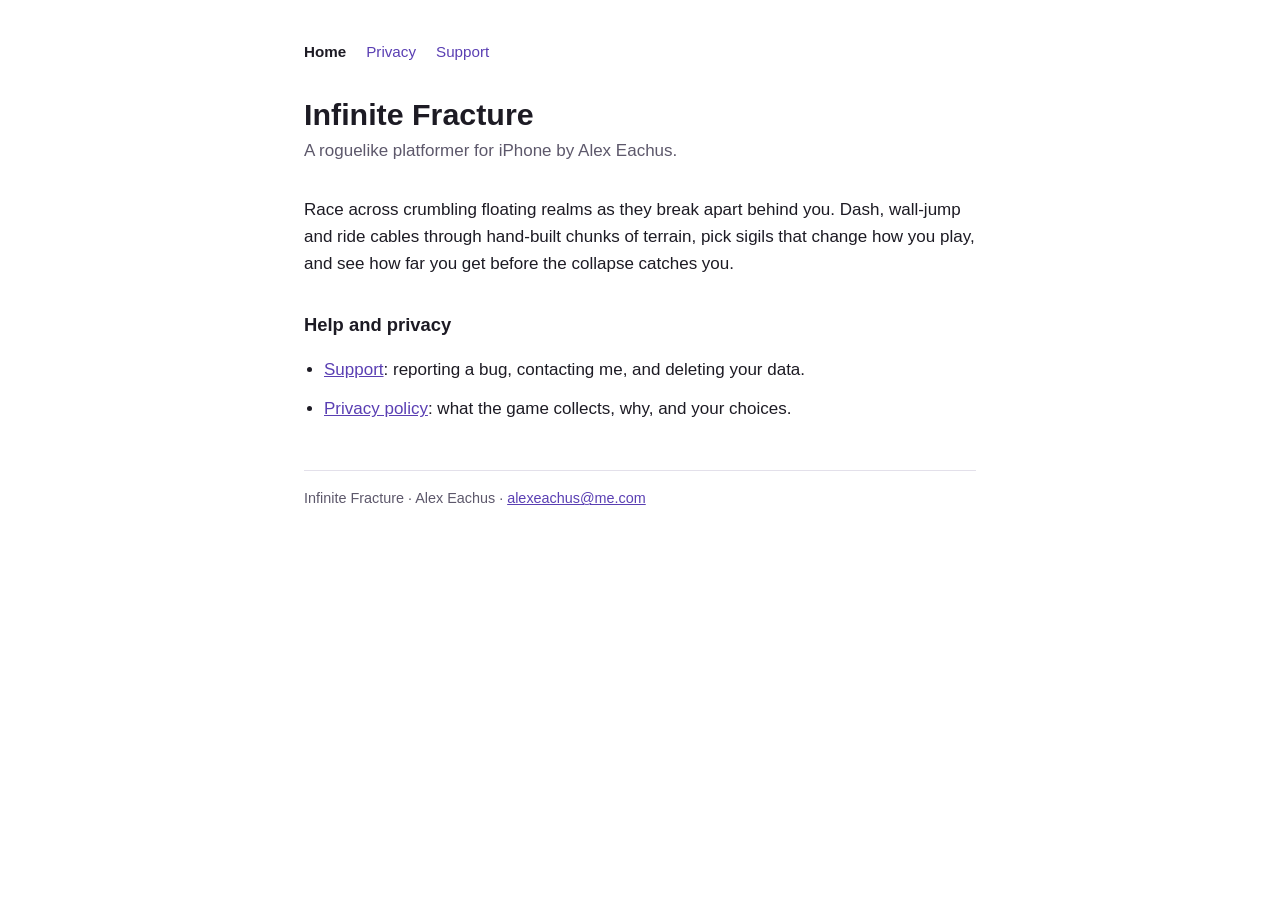
<file: index.html>
<!doctype html>
<html lang="en">
<head>
<meta charset="utf-8">
<meta name="viewport" content="width=device-width, initial-scale=1">
<title>Infinite Fracture</title>
<link rel="stylesheet" href="style.css">
</head>
<body>
<nav><a href="./" aria-current="page">Home</a><a href="privacy/">Privacy</a><a href="support/">Support</a></nav>
<h1>Infinite Fracture</h1>
<p class="meta">A roguelike platformer for iPhone by Alex Eachus.</p>
<p>Race across crumbling floating realms as they break apart behind you. Dash, wall-jump and ride
cables through hand-built chunks of terrain, pick sigils that change how you play, and see how far
you get before the collapse catches you.</p>
<h2>Help and privacy</h2>
<ul>
<li><a href="support/">Support</a>: reporting a bug, contacting me, and deleting your data.</li>
<li><a href="privacy/">Privacy policy</a>: what the game collects, why, and your choices.</li>
</ul>
<footer>Infinite Fracture &middot; Alex Eachus &middot; <a href="mailto:alexeachus@me.com">alexeachus@me.com</a></footer>
</body>
</html>
</file>
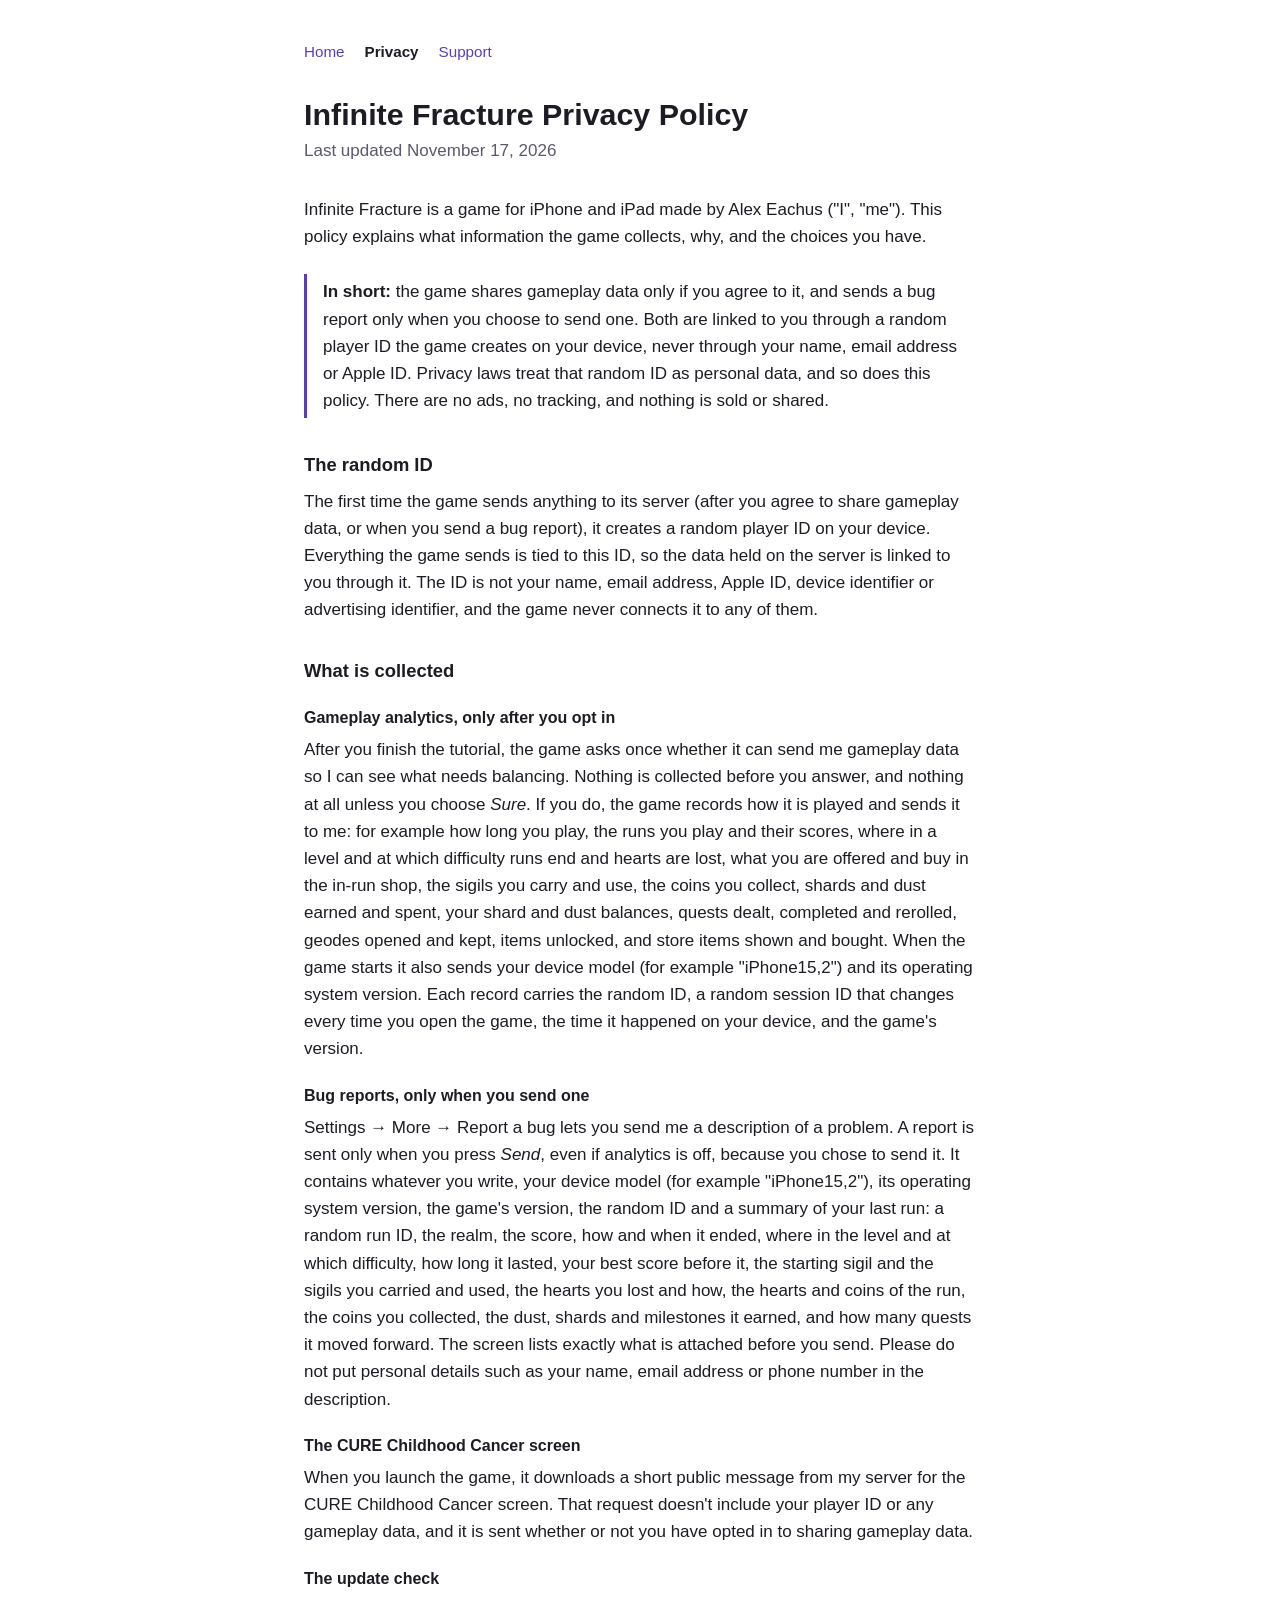
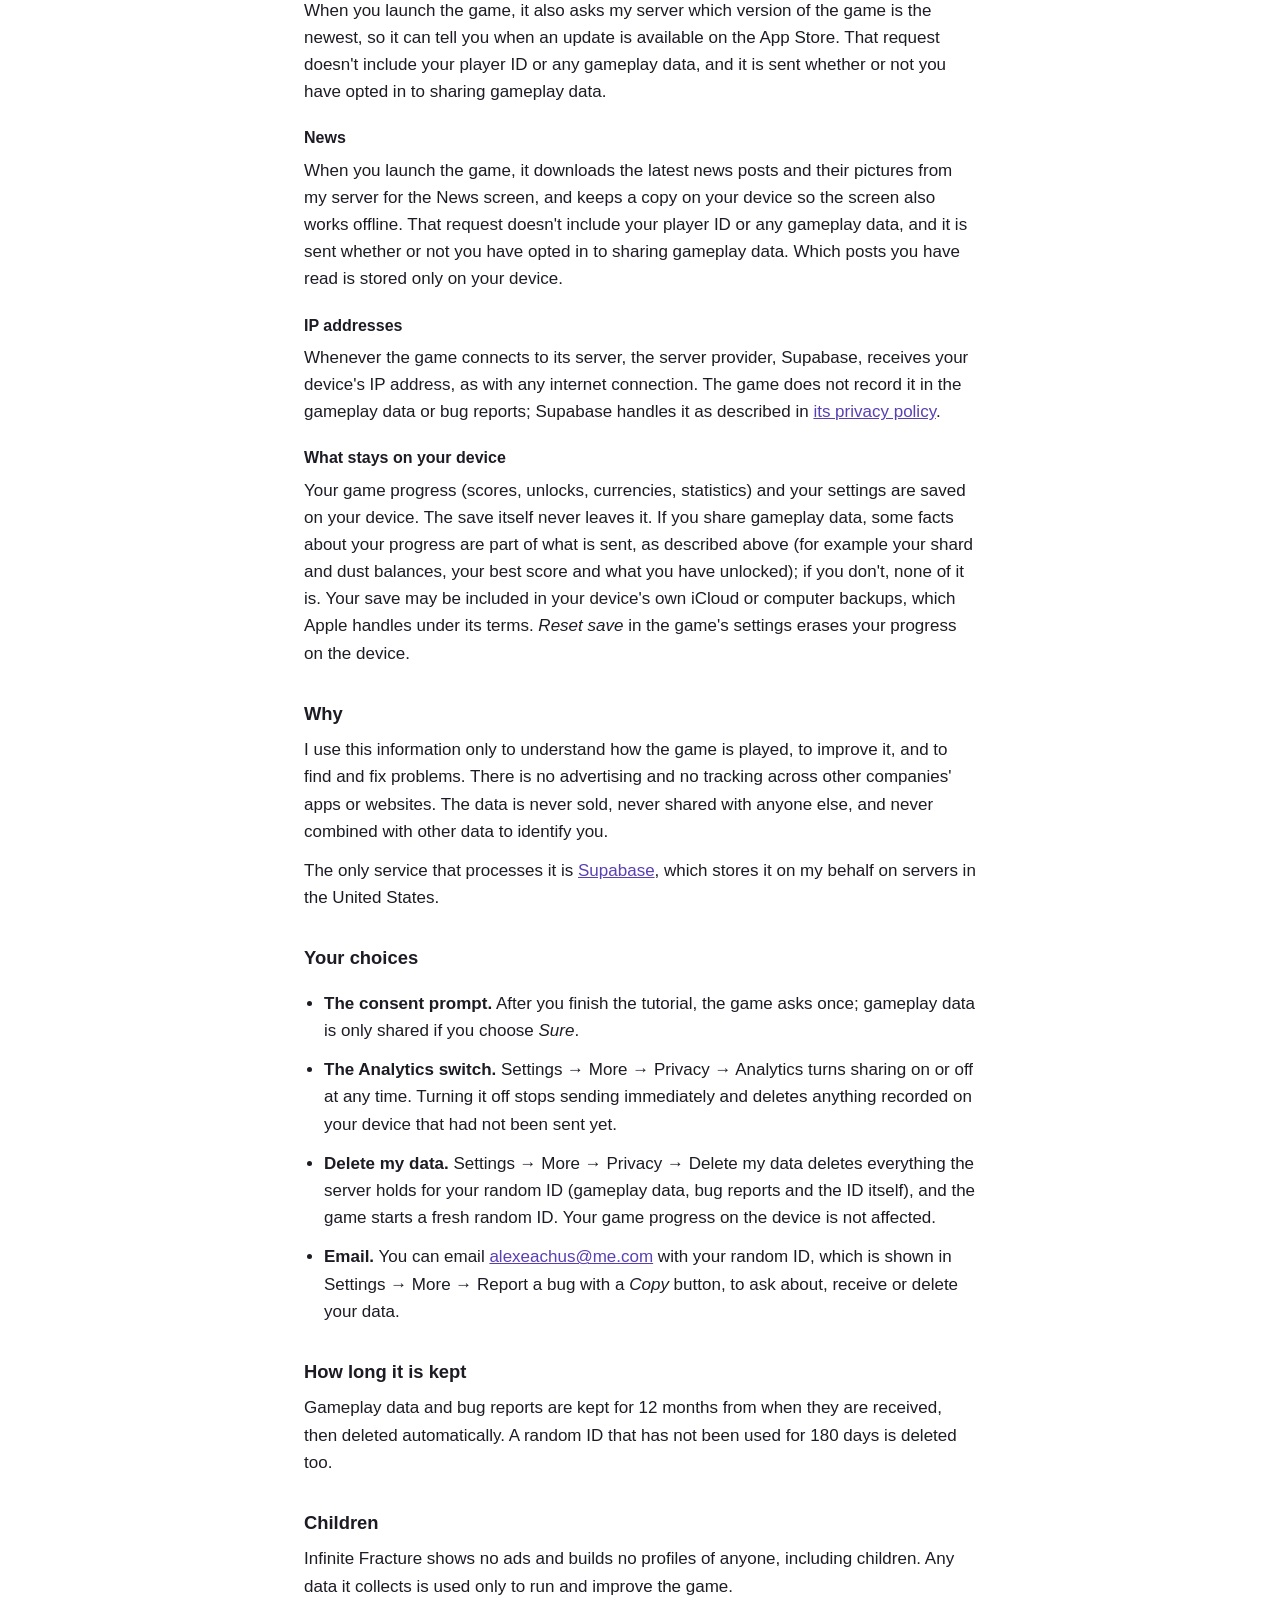
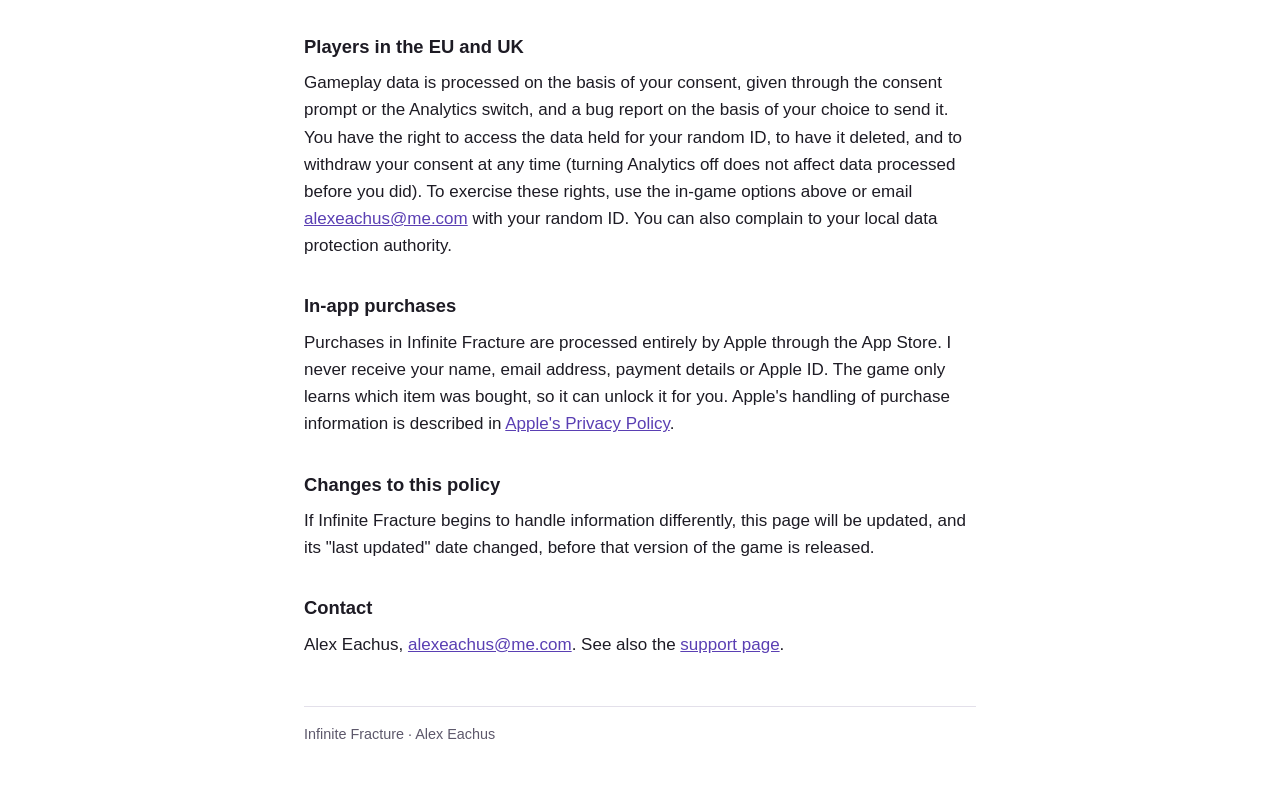
<file: privacy/index.html>
<!doctype html>
<html lang="en">
<head>
<meta charset="utf-8">
<meta name="viewport" content="width=device-width, initial-scale=1">
<title>Infinite Fracture Privacy Policy</title>
<link rel="stylesheet" href="../style.css">
</head>
<body>
<nav><a href="../">Home</a><a href="./" aria-current="page">Privacy</a><a href="../support/">Support</a></nav>
<h1>Infinite Fracture Privacy Policy</h1>
<p class="meta">Last updated November 17, 2026</p>

<p>Infinite Fracture is a game for iPhone and iPad made by Alex Eachus ("I", "me"). This policy explains what
information the game collects, why, and the choices you have.</p>

<p class="summary"><strong>In short:</strong> the game shares gameplay data only if you agree to it,
and sends a bug report only when you choose to send one. Both are linked to you through a random
player ID the game creates on your device, never through your name, email address or Apple ID.
Privacy laws treat that random ID as personal data, and so does this policy. There are no ads, no tracking, and nothing is sold or shared.</p>

<h2>The random ID</h2>
<p>The first time the game sends anything to its server (after you agree to share gameplay data, or
when you send a bug report), it creates a random player ID on your device. Everything the game sends
is tied to this ID, so the data held on the server is linked to you through it. The ID is not your
name, email address, Apple ID, device identifier or advertising identifier, and the game never
connects it to any of them.</p>

<h2>What is collected</h2>

<h3>Gameplay analytics, only after you opt in</h3>
<p>After you finish the tutorial, the game asks once whether it can send me
gameplay data so I can see what needs balancing. Nothing is collected before you answer, and
nothing at all unless you choose <em>Sure</em>. If you do, the game records how it is played and
sends it to me: for example how long you play, the runs you play and their scores, where in a level
and at which difficulty runs end and hearts are lost, what you are offered and buy in the in-run
shop, the sigils you carry and use, the coins you collect, shards and dust earned and spent, your
shard and dust balances, quests dealt, completed and rerolled, geodes opened and kept, items
unlocked, and store items shown and bought. When the game starts it also sends your device model
(for example "iPhone15,2") and its operating system version. Each record carries the random ID, a
random session ID that changes every time you open the game, the time it happened on your device,
and the game's version.</p>

<h3>Bug reports, only when you send one</h3>
<p>Settings &rarr; More &rarr; Report a bug lets you send me a description of a problem. A report is
sent only when you press <em>Send</em>, even if analytics is off, because you chose to send it. It
contains whatever you write, your device model (for example "iPhone15,2"), its operating system
version, the game's version, the random ID and a summary of your last run: a random run ID, the
realm, the score, how and when it ended, where in the level and at which difficulty, how long it
lasted, your best score before it, the starting sigil and the sigils you carried and used, the
hearts you lost and how, the hearts and coins of the run, the coins you collected, the dust, shards
and milestones it earned, and how many quests it moved forward. The screen lists exactly what is
attached before you send. Please do not put personal details such as your name, email address or
phone number in the description.</p>

<h3>The CURE Childhood Cancer screen</h3>
<p>When you launch the game, it downloads a short public message from my server for the CURE
Childhood Cancer screen. That request doesn't include your player ID or any gameplay data, and it
is sent whether or not you have opted in to sharing gameplay data.</p>

<h3>The update check</h3>
<p>When you launch the game, it also asks my server which version of the game is the newest, so
it can tell you when an update is available on the App Store. That request doesn't include your
player ID or any gameplay data, and it is sent whether or not you have opted in to sharing gameplay
data.</p>

<h3>News</h3>
<p>When you launch the game, it downloads the latest news posts and their pictures from my server
for the News screen, and keeps a copy on your device so the screen also works offline. That request
doesn't include your player ID or any gameplay data, and it is sent whether or not you have opted
in to sharing gameplay data. Which posts you have read is stored only on your device.</p>

<h3>IP addresses</h3>
<p>Whenever the game connects to its server, the server provider, Supabase, receives your device's
IP address, as with any internet connection. The game does not record it in the gameplay data or
bug reports; Supabase handles it as described in
<a href="https://supabase.com/privacy">its privacy policy</a>.</p>

<h3>What stays on your device</h3>
<p>Your game progress (scores, unlocks, currencies, statistics) and your settings are saved on
your device. The save itself never leaves it. If you share gameplay data, some facts about your
progress are part of what is sent, as described above (for example your shard and dust balances,
your best score and what you have unlocked); if you don't, none of it is. Your save may be included
in your device's own iCloud or computer backups, which Apple handles under its terms.
<em>Reset save</em> in the game's settings erases your progress on the device.</p>

<h2>Why</h2>
<p>I use this information only to understand how the game is played, to improve it, and to find
and fix problems. There is no advertising and no tracking across other companies' apps or
websites. The data is never sold, never shared with anyone else, and never combined with other
data to identify you.</p>
<p>The only service that processes it is <a href="https://supabase.com/privacy">Supabase</a>, which
stores it on my behalf on servers in the United States.</p>

<h2>Your choices</h2>
<ul>
<li><strong>The consent prompt.</strong> After you finish the tutorial, the game asks once;
gameplay data is only shared if you choose <em>Sure</em>.</li>
<li><strong>The Analytics switch.</strong> Settings &rarr; More &rarr; Privacy &rarr; Analytics turns
sharing on or off at any time. Turning it off stops sending immediately and deletes anything
recorded on your device that had not been sent yet.</li>
<li><strong>Delete my data.</strong> Settings &rarr; More &rarr; Privacy &rarr; Delete my data deletes
everything the server holds for your random ID (gameplay data, bug reports and the ID itself), and
the game starts a fresh random ID. Your game progress on the device is not affected.</li>
<li><strong>Email.</strong> You can email <a href="mailto:alexeachus@me.com">alexeachus@me.com</a>
with your random ID, which is shown in Settings &rarr; More &rarr; Report a bug with a
<em>Copy</em> button, to ask about, receive or delete your data.</li>
</ul>

<h2>How long it is kept</h2>
<p>Gameplay data and bug reports are kept for 12 months from when they are received, then deleted
automatically. A random ID that has not been used for 180 days is deleted too.</p>

<h2>Children</h2>
<p>Infinite Fracture shows no ads and builds no profiles of anyone, including children. Any data
it collects is used only to run and improve the game.</p>

<h2>Players in the EU and UK</h2>
<p>Gameplay data is processed on the basis of your consent, given through the consent prompt
or the Analytics switch, and a bug report on the basis of your choice to send it. You have the
right to access the data held for your random ID, to have it deleted, and to withdraw your consent
at any time (turning Analytics off does not affect data processed before you did). To exercise
these rights, use the in-game options above or email
<a href="mailto:alexeachus@me.com">alexeachus@me.com</a> with your random ID. You can also complain
to your local data protection authority.</p>

<h2>In-app purchases</h2>
<p>Purchases in Infinite Fracture are processed entirely by Apple through the App Store. I never
receive your name, email address, payment details or Apple ID. The game only learns which item was
bought, so it can unlock it for you. Apple's handling of purchase information is described in
<a href="https://www.apple.com/legal/privacy/">Apple's Privacy Policy</a>.</p>

<h2>Changes to this policy</h2>
<p>If Infinite Fracture begins to handle information differently, this page will be updated, and
its "last updated" date changed, before that version of the game is released.</p>

<h2>Contact</h2>
<p>Alex Eachus, <a href="mailto:alexeachus@me.com">alexeachus@me.com</a>. See also the
<a href="../support/">support page</a>.</p>

<footer>Infinite Fracture &middot; Alex Eachus</footer>
</body>
</html>
</file>
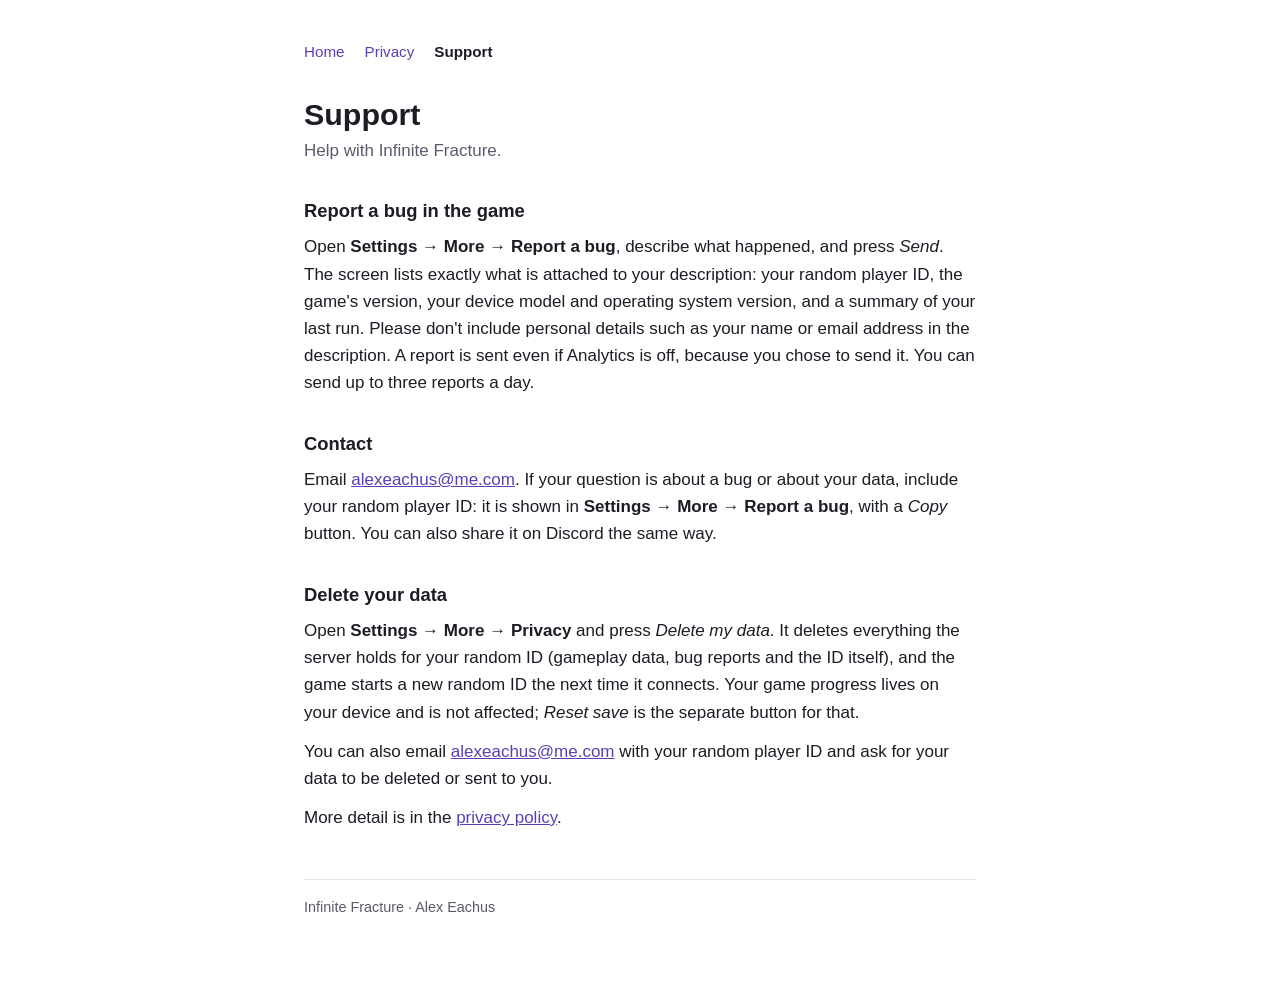
<file: support/index.html>
<!doctype html>
<html lang="en">
<head>
<meta charset="utf-8">
<meta name="viewport" content="width=device-width, initial-scale=1">
<title>Infinite Fracture Support</title>
<link rel="stylesheet" href="../style.css">
</head>
<body>
<nav><a href="../">Home</a><a href="../privacy/">Privacy</a><a href="./" aria-current="page">Support</a></nav>
<h1>Support</h1>
<p class="meta">Help with Infinite Fracture.</p>

<h2>Report a bug in the game</h2>
<p>Open <strong>Settings &rarr; More &rarr; Report a bug</strong>, describe what happened, and press
<em>Send</em>. The screen lists exactly what is attached to your description: your random player
ID, the game's version, your device model and operating system version, and a summary of your last
run. Please don't include personal details such as your name or email address in the description.
A report is sent even if Analytics is off, because you chose to send it. You can send up to three
reports a day.</p>

<h2>Contact</h2>
<p>Email <a href="mailto:alexeachus@me.com">alexeachus@me.com</a>. If your question is about a bug
or about your data, include your random player ID: it is shown in <strong>Settings &rarr; More
&rarr; Report a bug</strong>, with a <em>Copy</em> button. You can also share it on Discord the
same way.</p>

<h2>Delete your data</h2>
<p>Open <strong>Settings &rarr; More &rarr; Privacy</strong> and press <em>Delete my data</em>. It
deletes everything the server holds for your random ID (gameplay data, bug reports and the ID
itself), and the game starts a new random ID the next time it connects. Your game progress lives
on your device and is not affected; <em>Reset save</em> is the separate button for that.</p>
<p>You can also email <a href="mailto:alexeachus@me.com">alexeachus@me.com</a> with your random
player ID and ask for your data to be deleted or sent to you.</p>
<p>More detail is in the <a href="../privacy/">privacy policy</a>.</p>

<footer>Infinite Fracture &middot; Alex Eachus</footer>
</body>
</html>
</file>
<file: style.css>
:root { --bg: #ffffff; --fg: #1d1b24; --muted: #5d586b; --rule: #e3e0ea; --link: #5a3fb3; }
@media (prefers-color-scheme: dark) {
  :root { --bg: #16141c; --fg: #ece9f3; --muted: #a8a2b8; --rule: #2d2938; --link: #b9a4ff; }
}
html { background: var(--bg); }
body { margin: 0 auto; max-width: 42rem; padding: 2.5rem 1rem 4rem; color: var(--fg);
  font: 17px/1.6 -apple-system, BlinkMacSystemFont, "Segoe UI", Roboto, Helvetica, Arial, sans-serif; }
nav { display: flex; gap: 1.25rem; margin-bottom: 2rem; font-size: .95rem; }
nav a { text-decoration: none; }
nav a[aria-current="page"] { color: var(--fg); font-weight: 600; }
h1 { font-size: 1.9rem; line-height: 1.2; margin: 0 0 .25rem; }
h2 { font-size: 1.15rem; margin: 2rem 0 .5rem; }
h3 { font-size: 1rem; margin: 1.25rem 0 .35rem; }
p, li { margin: 0 0 .75rem; }
ul { padding-left: 1.25rem; }
.meta { color: var(--muted); margin-bottom: 2rem; }
.summary { border-left: 3px solid var(--link); padding: .25rem 0 .25rem 1rem; margin: 1.5rem 0; }
a { color: var(--link); }
footer { margin-top: 3rem; padding-top: 1rem; border-top: 1px solid var(--rule); color: var(--muted); font-size: .9rem; }
</file>
